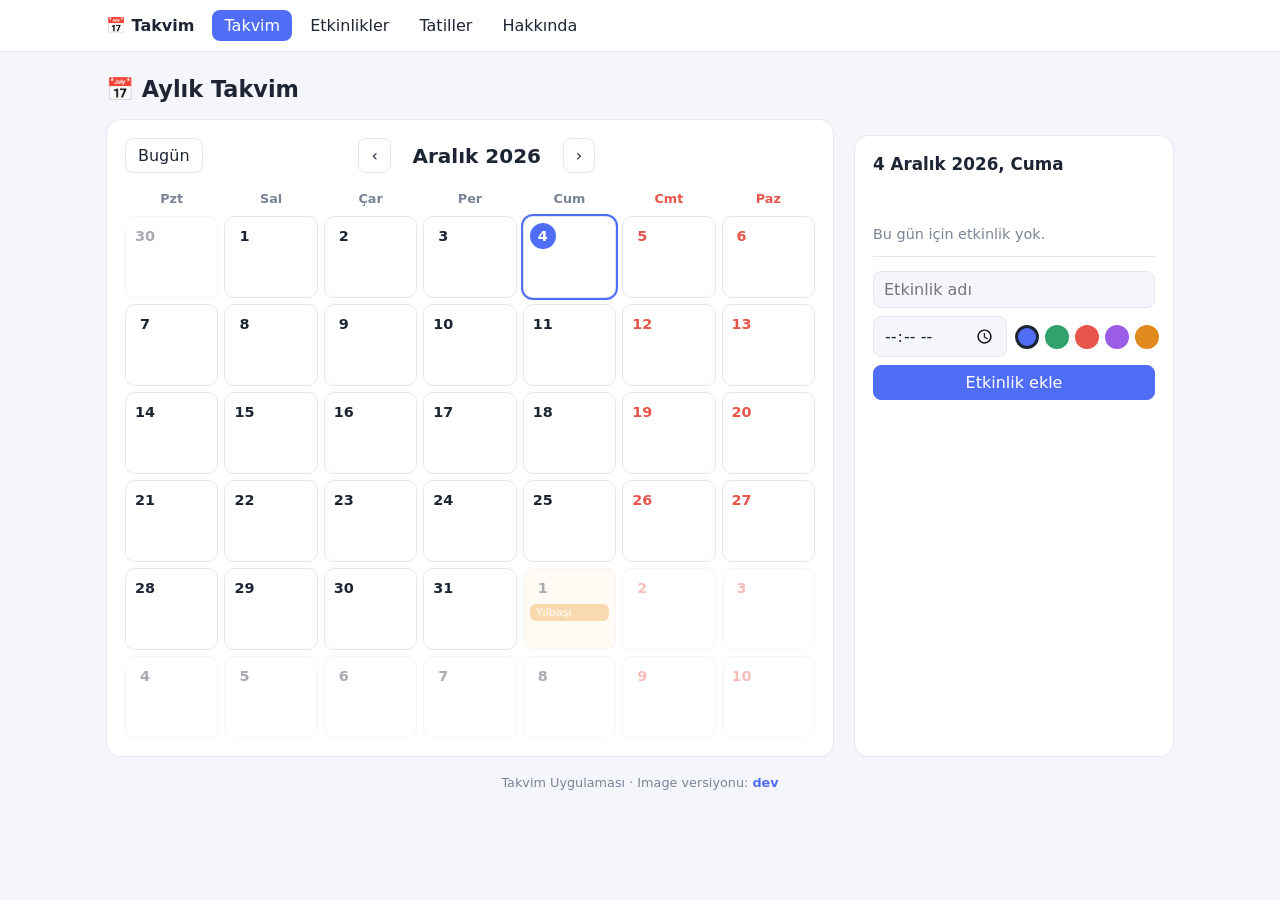
<file: site/index.html>
<!DOCTYPE html>
<html lang="tr">
<head>
<meta charset="UTF-8">
<meta name="viewport" content="width=device-width, initial-scale=1">
<title>Aylık Takvim</title>
<link rel="stylesheet" href="css/style.css">
</head>
<body>
<div class="wrap">
  <h1>📅 Aylık Takvim</h1>
  <div class="layout">
    <div class="card">
      <div class="head">
        <button id="today">Bugün</button>
        <div class="nav">
          <button id="prev" aria-label="Önceki ay">&#8249;</button>
          <h2 id="title"></h2>
          <button id="next" aria-label="Sonraki ay">&#8250;</button>
        </div>
        <span style="width:64px"></span>
      </div>
      <div class="grid" id="dows"></div>
      <div class="grid" id="days" style="margin-top:6px"></div>
    </div>

    <div class="card side">
      <h3 id="selTitle"></h3>
      <div class="sub" id="selSub"></div>
      <ul class="events" id="events"></ul>
      <div class="empty" id="empty">Bu gün için etkinlik yok.</div>
      <div class="form">
        <input type="text" id="evTitle" placeholder="Etkinlik adı" maxlength="60">
        <div class="row">
          <input type="time" id="evTime">
          <div class="colors" id="colors"></div>
        </div>
        <button class="primary" id="add">Etkinlik ekle</button>
      </div>
    </div>
  </div>
  <footer>Takvim Uygulaması &middot; Image versiyonu: <b id="ver"></b></footer>
</div>

<script src="js/common.js"></script>
<script>
const APP_VERSION = "__APP_VERSION__";
document.getElementById("ver").textContent = APP_VERSION.startsWith("__") ? "dev" : APP_VERSION;

const MONTHS = ["Ocak","Şubat","Mart","Nisan","Mayıs","Haziran","Temmuz","Ağustos","Eylül","Ekim","Kasım","Aralık"];
const DOWS = ["Pzt","Sal","Çar","Per","Cum","Cmt","Paz"];
const HOLIDAYS = {
  "1-1": "Yılbaşı",
  "23-4": "Ulusal Egemenlik ve Çocuk Bayramı",
  "1-5": "Emek ve Dayanışma Günü",
  "19-5": "Atatürk'ü Anma, Gençlik ve Spor Bayramı",
  "15-7": "Demokrasi ve Milli Birlik Günü",
  "30-8": "Zafer Bayramı",
  "29-10": "Cumhuriyet Bayramı"
};
const COLORS = ["#4f6df5", "#2fa36b", "#e8554a", "#9b5de5", "#e08a1e"];
const STORE_KEY = "takvim-etkinlikler";

let events = loadEvents();           // { "2026-11-19": [ {id,title,time,color} ] }
const now = new Date();
let viewYear = now.getFullYear();
let viewMonth = now.getMonth();
let selected = ymd(now);
let pickedColor = COLORS[0];

function loadEvents() {
  try { return JSON.parse(localStorage.getItem(STORE_KEY)) || {}; } catch (e) { return {}; }
}
function saveEvents() {
  try { localStorage.setItem(STORE_KEY, JSON.stringify(events)); } catch (e) { /* depolama kapali */ }
}
function pad(n) { return String(n).padStart(2, "0"); }
function ymd(d) { return d.getFullYear() + "-" + pad(d.getMonth() + 1) + "-" + pad(d.getDate()); }
function holidayOf(d) { return HOLIDAYS[d.getDate() + "-" + (d.getMonth() + 1)]; }

function el(tag, cls, text) {
  const e = document.createElement(tag);
  if (cls) e.className = cls;
  if (text !== undefined) e.textContent = text;
  return e;
}

function renderCalendar() {
  document.getElementById("title").textContent = MONTHS[viewMonth] + " " + viewYear;

  const dows = document.getElementById("dows");
  dows.innerHTML = "";
  DOWS.forEach((d, i) => dows.appendChild(el("div", "dow" + (i >= 5 ? " we" : ""), d)));

  const days = document.getElementById("days");
  days.innerHTML = "";
  const first = new Date(viewYear, viewMonth, 1);
  const offset = (first.getDay() + 6) % 7;            // pazartesi = 0
  const start = new Date(viewYear, viewMonth, 1 - offset);
  const todayKey = ymd(new Date());

  for (let i = 0; i < 42; i++) {
    const d = new Date(start.getFullYear(), start.getMonth(), start.getDate() + i);
    const key = ymd(d);
    const hol = holidayOf(d);
    const cell = el("div", "day");
    if (d.getMonth() !== viewMonth) cell.classList.add("other");
    if (i % 7 >= 5) cell.classList.add("weekend");
    if (hol) cell.classList.add("holiday");
    if (key === todayKey) cell.classList.add("today");
    if (key === selected) cell.classList.add("selected");
    cell.appendChild(el("div", "num", d.getDate()));

    if (hol) { const c = el("div", "chip hol", hol); c.title = hol; cell.appendChild(c); }
    const list = (events[key] || []).slice().sort((a, b) => (a.time || "").localeCompare(b.time || ""));
    list.slice(0, 2).forEach(ev => {
      const c = el("div", "chip", (ev.time ? ev.time + " " : "") + ev.title);
      c.style.background = ev.color;
      cell.appendChild(c);
    });
    if (list.length > 2) cell.appendChild(el("div", "more", "+" + (list.length - 2) + " daha"));

    cell.addEventListener("click", () => {
      selected = key;
      if (d.getMonth() !== viewMonth) { viewMonth = d.getMonth(); viewYear = d.getFullYear(); }
      render();
    });
    days.appendChild(cell);
  }
}

function renderSide() {
  const [y, m, d] = selected.split("-").map(Number);
  const date = new Date(y, m - 1, d);
  const dayName = ["Pazar","Pazartesi","Salı","Çarşamba","Perşembe","Cuma","Cumartesi"][date.getDay()];
  document.getElementById("selTitle").textContent = d + " " + MONTHS[m - 1] + " " + y + ", " + dayName;
  document.getElementById("selSub").textContent = holidayOf(date) ? "🎉 " + holidayOf(date) : "";

  const ul = document.getElementById("events");
  ul.innerHTML = "";
  const list = (events[selected] || []).slice().sort((a, b) => (a.time || "").localeCompare(b.time || ""));
  document.getElementById("empty").style.display = list.length ? "none" : "block";
  list.forEach(ev => {
    const li = el("li");
    const dot = el("span", "dot"); dot.style.background = ev.color;
    li.appendChild(dot);
    li.appendChild(el("span", "t", ev.title));
    if (ev.time) li.appendChild(el("span", "time", ev.time));
    const del = el("button", "del", "✕");
    del.title = "Sil";
    del.addEventListener("click", () => {
      events[selected] = events[selected].filter(x => x.id !== ev.id);
      if (!events[selected].length) delete events[selected];
      saveEvents(); render();
    });
    li.appendChild(del);
    ul.appendChild(li);
  });
}

function render() { renderCalendar(); renderSide(); }

function addEvent() {
  const input = document.getElementById("evTitle");
  const title = input.value.trim();
  if (!title) { input.focus(); return; }
  const ev = { id: Date.now() + Math.random(), title, time: document.getElementById("evTime").value, color: pickedColor };
  (events[selected] = events[selected] || []).push(ev);
  saveEvents();
  input.value = "";
  render();
}

function buildColors() {
  const box = document.getElementById("colors");
  COLORS.forEach((c, i) => {
    const label = el("label");
    const radio = document.createElement("input");
    radio.type = "radio"; radio.name = "color"; radio.checked = i === 0;
    radio.addEventListener("change", () => { pickedColor = c; });
    const sw = el("span"); sw.style.background = c;
    label.appendChild(radio); label.appendChild(sw);
    box.appendChild(label);
  });
}

function shiftMonth(delta) {
  const d = new Date(viewYear, viewMonth + delta, 1);
  viewYear = d.getFullYear(); viewMonth = d.getMonth();
  renderCalendar();
}

document.getElementById("prev").addEventListener("click", () => shiftMonth(-1));
document.getElementById("next").addEventListener("click", () => shiftMonth(1));
document.getElementById("today").addEventListener("click", () => {
  const n = new Date(); viewYear = n.getFullYear(); viewMonth = n.getMonth(); selected = ymd(n); render();
});
document.getElementById("add").addEventListener("click", addEvent);
document.getElementById("evTitle").addEventListener("keydown", e => { if (e.key === "Enter") addEvent(); });

buildColors();
render();
</script>
</body>
</html>
</file>
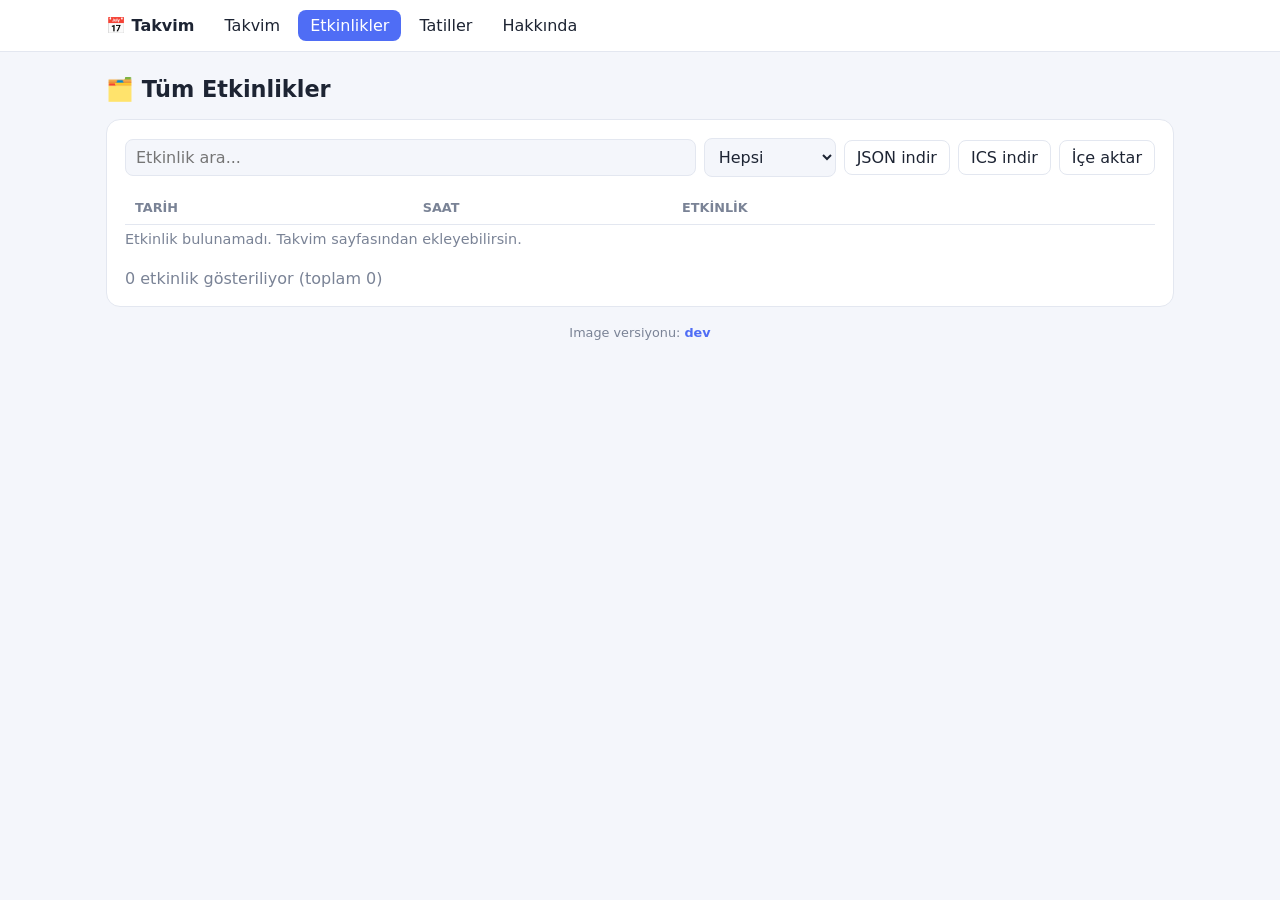
<file: site/etkinlikler.html>
<!DOCTYPE html>
<html lang="tr"><head><meta charset="UTF-8"><meta name="viewport" content="width=device-width, initial-scale=1">
<title>Etkinlikler</title><link rel="stylesheet" href="css/style.css"></head>
<body><div class="wrap">
<h1>🗂️ Tüm Etkinlikler</h1>
<div class="card">
  <div class="toolbar">
    <input type="text" id="q" placeholder="Etkinlik ara...">
    <select id="mode"><option value="all">Hepsi</option><option value="up">Yaklaşanlar</option><option value="past">Geçmiş</option></select>
    <button id="exJson">JSON indir</button>
    <button id="exIcs">ICS indir</button>
    <button id="imp">İçe aktar</button>
    <input type="file" id="file" accept=".json" hidden>
  </div>
  <table><thead><tr><th>Tarih</th><th>Saat</th><th>Etkinlik</th><th></th></tr></thead><tbody id="rows"></tbody></table>
  <div class="empty" id="empty">Etkinlik bulunamadı. Takvim sayfasından ekleyebilirsin.</div>
  <div class="sub" id="count" style="color:var(--muted);margin-top:8px"></div>
</div>
<footer>Image versiyonu: <b id="ver"></b></footer>
</div>
<script src="js/common.js"></script>
<script>
document.getElementById("ver").textContent = T.VERSION;
const $ = id => document.getElementById(id);
function all() {
  const ev = T.load(), out = [];
  for (const k in ev) ev[k].forEach(e => out.push(Object.assign({ date: k }, e)));
  return out.sort((a, b) => (a.date + (a.time || "")).localeCompare(b.date + (b.time || "")));
}
function render() {
  const today = T.ymd(new Date()), q = $("q").value.toLowerCase(), mode = $("mode").value;
  let l = all().filter(e => e.title.toLowerCase().includes(q));
  if (mode === "up") l = l.filter(e => e.date >= today);
  if (mode === "past") l = l.filter(e => e.date < today);
  const tb = $("rows"); tb.innerHTML = "";
  l.forEach(e => {
    const [y, m, d] = e.date.split("-").map(Number);
    const tr = document.createElement("tr");
    [d + " " + T.MONTHS[m - 1] + " " + y, e.time || "-", e.title].forEach((t, i) => {
      const td = document.createElement("td"); td.textContent = t;
      if (i === 2) td.style.borderLeft = "4px solid " + e.color;
      tr.appendChild(td);
    });
    const td = document.createElement("td"), b = document.createElement("button");
    b.textContent = "Sil"; b.onclick = () => {
      const ev = T.load(); ev[e.date] = (ev[e.date] || []).filter(x => x.id !== e.id);
      if (!ev[e.date].length) delete ev[e.date]; T.save(ev); render();
    };
    td.appendChild(b); tr.appendChild(td); tb.appendChild(tr);
  });
  $("empty").style.display = l.length ? "none" : "block";
  $("count").textContent = l.length + " etkinlik gösteriliyor (toplam " + all().length + ")";
}
function download(name, text, type) {
  const a = document.createElement("a");
  a.href = URL.createObjectURL(new Blob([text], { type })); a.download = name; a.click();
}
$("exJson").onclick = () => download("etkinlikler.json", JSON.stringify(T.load(), null, 2), "application/json");
$("exIcs").onclick = () => {
  const lines = ["BEGIN:VCALENDAR", "VERSION:2.0", "PRODID:-//takvim-web//TR"];
  all().forEach(e => {
    const d = e.date.replace(/-/g, "");
    lines.push("BEGIN:VEVENT", "UID:" + String(e.id).replace(/\./g, "") + "@takvim-web", "SUMMARY:" + e.title);
    lines.push(e.time ? "DTSTART:" + d + "T" + e.time.replace(":", "") + "00" : "DTSTART;VALUE=DATE:" + d, "END:VEVENT");
  });
  lines.push("END:VCALENDAR");
  download("takvim.ics", lines.join("\r\n"), "text/calendar");
};
$("imp").onclick = () => $("file").click();
$("file").onchange = e => {
  const r = new FileReader();
  r.onload = () => {
    try {
      const inc = JSON.parse(r.result), cur = T.load();
      for (const k in inc) cur[k] = (cur[k] || []).concat(inc[k]);
      T.save(cur); render(); alert("İçe aktarıldı.");
    } catch (err) { alert("Geçersiz JSON dosyası."); }
  };
  r.readAsText(e.target.files[0]);
};
$("q").oninput = render; $("mode").onchange = render;
render();
</script></body></html>
</file>
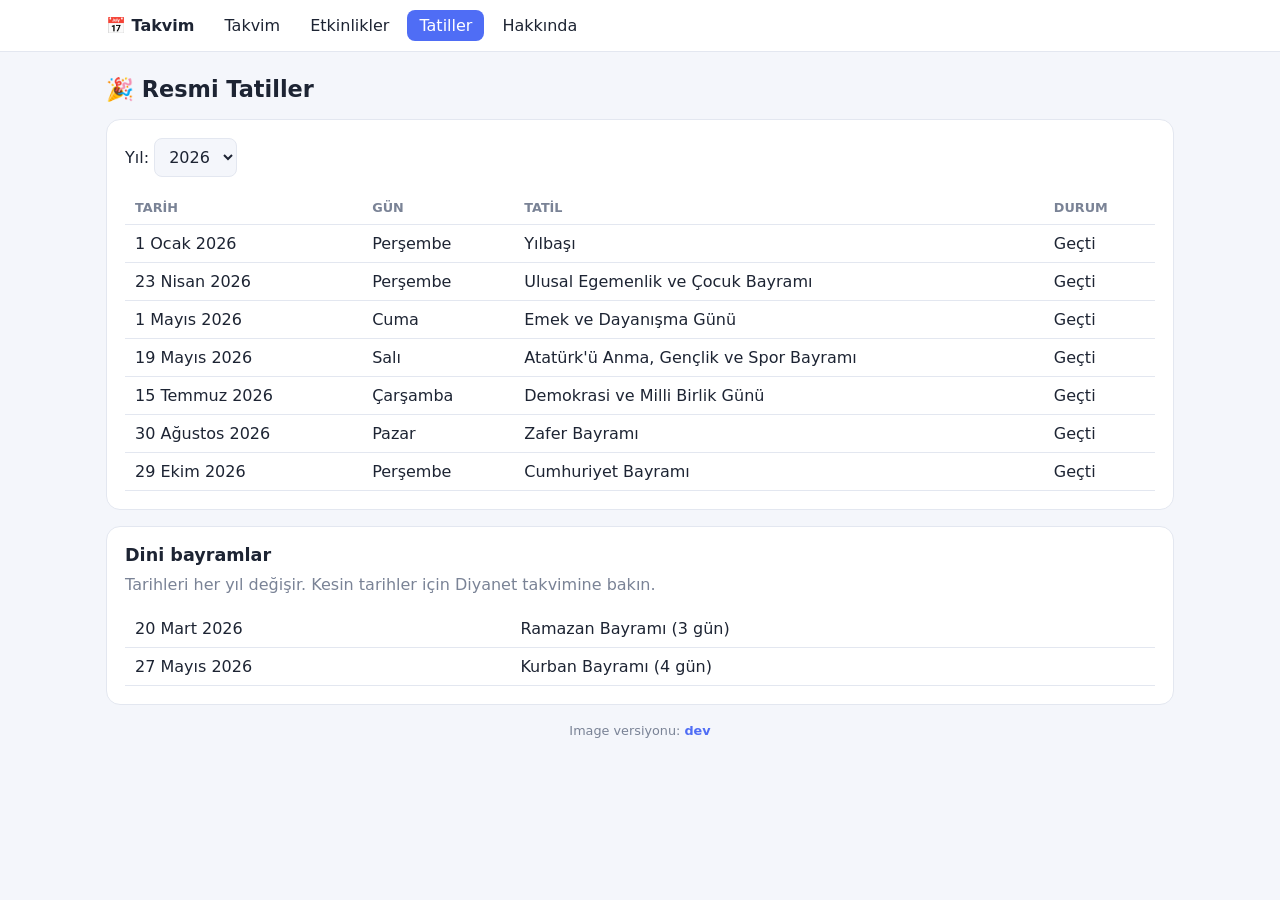
<file: site/tatiller.html>
<!DOCTYPE html>
<html lang="tr"><head><meta charset="UTF-8"><meta name="viewport" content="width=device-width, initial-scale=1">
<title>Resmi Tatiller</title><link rel="stylesheet" href="css/style.css"></head>
<body><div class="wrap">
<h1>🎉 Resmi Tatiller</h1>
<div class="card">
  <div class="toolbar"><label>Yıl: <select id="year"></select></label></div>
  <table><thead><tr><th>Tarih</th><th>Gün</th><th>Tatil</th><th>Durum</th></tr></thead><tbody id="rows"></tbody></table>
</div>
<div class="card">
  <h2 class="sec">Dini bayramlar</h2>
  <p class="lead">Tarihleri her yıl değişir. Kesin tarihler için Diyanet takvimine bakın.</p>
  <table><tbody id="dini"></tbody></table>
</div>
<footer>Image versiyonu: <b id="ver"></b></footer>
</div>
<script src="js/common.js"></script>
<script>
document.getElementById("ver").textContent = T.VERSION;
const FIX = [[1,1,"Yılbaşı"],[23,4,"Ulusal Egemenlik ve Çocuk Bayramı"],[1,5,"Emek ve Dayanışma Günü"],
  [19,5,"Atatürk'ü Anma, Gençlik ve Spor Bayramı"],[15,7,"Demokrasi ve Milli Birlik Günü"],[30,8,"Zafer Bayramı"],[29,10,"Cumhuriyet Bayramı"]];
const DINI = { 2026: [["20 Mart 2026","Ramazan Bayramı (3 gün)"],["27 Mayıs 2026","Kurban Bayramı (4 gün)"]],
  2027: [["9 Mart 2027","Ramazan Bayramı (3 gün)"],["16 Mayıs 2027","Kurban Bayramı (4 gün)"]] };
const sel = document.getElementById("year"), now = new Date();
for (let y = now.getFullYear() - 1; y <= now.getFullYear() + 4; y++) {
  const o = document.createElement("option"); o.value = y; o.textContent = y; if (y === now.getFullYear()) o.selected = true; sel.appendChild(o);
}
function row(cells) {
  const tr = document.createElement("tr");
  cells.forEach(c => { const td = document.createElement("td"); td.textContent = c; tr.appendChild(td); });
  return tr;
}
function render() {
  const y = Number(sel.value), tb = document.getElementById("rows"); tb.innerHTML = "";
  const t0 = new Date(now.getFullYear(), now.getMonth(), now.getDate());
  FIX.forEach(([d, m, name]) => {
    const dt = new Date(y, m - 1, d), diff = Math.round((dt - t0) / 86400000);
    tb.appendChild(row([d + " " + T.MONTHS[m - 1] + " " + y, T.DAYS[dt.getDay()], name,
      diff === 0 ? "Bugün" : diff > 0 ? diff + " gün kaldı" : "Geçti"]));
  });
  const dn = document.getElementById("dini"); dn.innerHTML = "";
  (DINI[y] || []).forEach(r => dn.appendChild(row(r)));
  if (!DINI[y]) dn.appendChild(row(["Bu yıl için veri eklenmedi."]));
}
sel.onchange = render; render();
</script></body></html>
</file>
<file: site/css/style.css>
:root {
    --bg: #f4f6fb; --card: #ffffff; --text: #1d2433; --muted: #7a8396;
    --border: #e3e7f0; --accent: #4f6df5; --accent-soft: #e8ecff;
    --today: #4f6df5; --weekend: #e8554a; --holiday: #fff3e0;
  }
  @media (prefers-color-scheme: dark) {
    :root {
      --bg: #12151c; --card: #1b2030; --text: #e8ebf3; --muted: #8b94a8;
      --border: #2a3145; --accent: #7b92ff; --accent-soft: #252d4d;
      --today: #7b92ff; --weekend: #ff7b72; --holiday: #3a2f1c;
    }
  }
  * { box-sizing: border-box; }
  body {
    margin: 0; font-family: "Segoe UI", system-ui, -apple-system, Arial, sans-serif;
    background: var(--bg); color: var(--text); min-height: 100vh;
  }
  .wrap { max-width: 1100px; margin: 0 auto; padding: 24px 16px 40px; }
  h1 { font-size: 1.4rem; margin: 0 0 16px; }
  .layout { display: grid; grid-template-columns: 1fr 320px; gap: 20px; }
  @media (max-width: 860px) { .layout { grid-template-columns: 1fr; } }
  .card {
    background: var(--card); border: 1px solid var(--border);
    border-radius: 14px; padding: 18px;
  }
  .head { display: flex; align-items: center; justify-content: space-between; margin-bottom: 14px; gap: 8px; }
  .head h2 { margin: 0; font-size: 1.25rem; min-width: 160px; text-align: center; }
  .nav { display: flex; gap: 6px; align-items: center; }
  button {
    font: inherit; cursor: pointer; border: 1px solid var(--border);
    background: var(--card); color: var(--text); border-radius: 8px; padding: 7px 12px;
  }
  button:hover { background: var(--accent-soft); }
  button.primary { background: var(--accent); color: #fff; border-color: var(--accent); }
  button.primary:hover { opacity: .9; }
  .grid { display: grid; grid-template-columns: repeat(7, 1fr); gap: 6px; }
  .dow { text-align: center; font-size: .8rem; color: var(--muted); padding: 4px 0; font-weight: 600; }
  .dow.we { color: var(--weekend); }
  .day {
    min-height: 82px; border: 1px solid var(--border); border-radius: 10px;
    padding: 6px; cursor: pointer; display: flex; flex-direction: column; gap: 3px;
    overflow: hidden; background: var(--card);
  }
  .day:hover { border-color: var(--accent); }
  .day.other { opacity: .38; }
  .day.holiday { background: var(--holiday); }
  .day.selected { outline: 2px solid var(--accent); }
  .num { font-size: .9rem; font-weight: 600; width: 26px; height: 26px; display: grid; place-items: center; border-radius: 50%; }
  .day.weekend .num { color: var(--weekend); }
  .day.today .num { background: var(--today); color: #fff; }
  .chip {
    font-size: .7rem; padding: 2px 6px; border-radius: 6px; color: #fff;
    white-space: nowrap; overflow: hidden; text-overflow: ellipsis;
  }
  .chip.hol { background: #f0a030; }
  .more { font-size: .68rem; color: var(--muted); }
  .side h3 { margin: 0 0 4px; font-size: 1.05rem; }
  .side .sub { color: var(--muted); font-size: .85rem; margin-bottom: 12px; min-height: 1.2em; }
  .events { list-style: none; padding: 0; margin: 0 0 14px; display: flex; flex-direction: column; gap: 8px; }
  .events li {
    display: flex; align-items: center; gap: 8px; padding: 8px 10px;
    border: 1px solid var(--border); border-radius: 10px;
  }
  .dot { width: 10px; height: 10px; border-radius: 50%; flex: none; }
  .events .t { flex: 1; word-break: break-word; }
  .events .time { color: var(--muted); font-size: .8rem; }
  .events .del { padding: 2px 8px; color: var(--weekend); }
  .empty { color: var(--muted); font-size: .9rem; padding: 6px 0 14px; }
  .form { display: flex; flex-direction: column; gap: 8px; border-top: 1px solid var(--border); padding-top: 14px; }
  input[type=text], input[type=time] {
    font: inherit; padding: 8px 10px; border-radius: 8px;
    border: 1px solid var(--border); background: var(--bg); color: var(--text);
  }
  .row { display: flex; gap: 8px; align-items: center; }
  .colors { display: flex; gap: 6px; }
  .colors label { cursor: pointer; }
  .colors input { display: none; }
  .colors span { display: block; width: 24px; height: 24px; border-radius: 50%; border: 3px solid transparent; }
  .colors input:checked + span { border-color: var(--text); }
  footer { margin-top: 18px; text-align: center; color: var(--muted); font-size: .8rem; }
  footer b { color: var(--accent); }
  @media (max-width: 560px) { .day { min-height: 58px; } .chip { font-size: .6rem; } }

  nav.top { background: var(--card); border-bottom: 1px solid var(--border); position: sticky; top: 0; z-index: 5; }
  nav.top .in { max-width: 1100px; margin: 0 auto; padding: 10px 16px; display: flex; gap: 6px; align-items: center; flex-wrap: wrap; }
  nav.top b { margin-right: 12px; }
  nav.top a { text-decoration: none; color: var(--text); padding: 6px 12px; border-radius: 8px; }
  nav.top a:hover { background: var(--accent-soft); }
  nav.top a.on { background: var(--accent); color: #fff; }
  .toolbar { display: flex; gap: 8px; flex-wrap: wrap; margin-bottom: 14px; align-items: center; }
  .toolbar input[type=text] { flex: 1; min-width: 180px; }
  select { font: inherit; padding: 8px 10px; border-radius: 8px; border: 1px solid var(--border); background: var(--bg); color: var(--text); }
  table { width: 100%; border-collapse: collapse; }
  th, td { text-align: left; padding: 9px 10px; border-bottom: 1px solid var(--border); }
  th { color: var(--muted); font-size: .8rem; text-transform: uppercase; }
  .badge { font-size: .75rem; padding: 2px 8px; border-radius: 10px; background: var(--accent-soft); color: var(--accent); }
  pre { background: var(--bg); border: 1px solid var(--border); border-radius: 10px; padding: 12px; overflow-x: auto; position: relative; }
  pre button { position: absolute; top: 6px; right: 6px; padding: 2px 8px; font-size: .75rem; }
  .card + .card { margin-top: 16px; }
  h2.sec { font-size: 1.1rem; margin: 0 0 10px; }
  p.lead { color: var(--muted); margin-top: 0; }
  .center { text-align: center; padding: 60px 0; }
</file>
